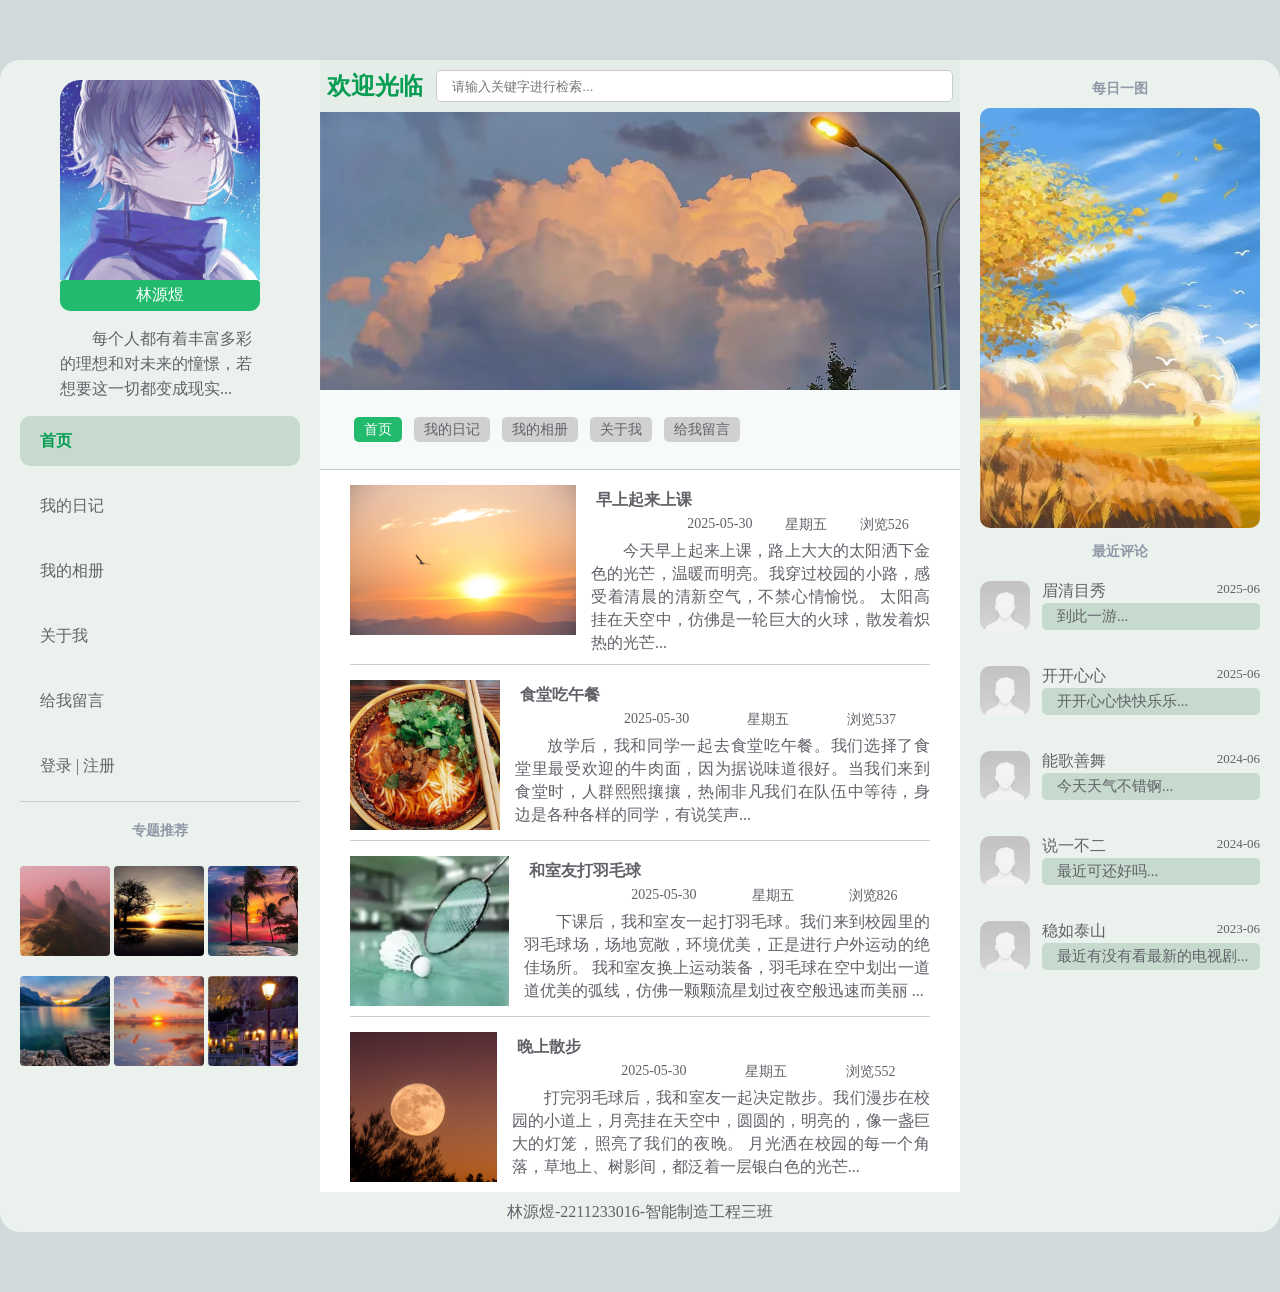
<file: index.html>
<!DOCTYPE html
    PUBLIC "-//W3C//DTD XHTML 1.0 Transitional//EN" "http://www.w3.org/TR/xhtml1/DTD/xhtml1-transitional.dtd">
    <html xmlns="http://www.w3.org/1999/xhtml">
    <head>
      <meta http-equiv="Content-Type" content="text/html; charset=utf-8" />
      <title>网站</title>
      <link href="css/css.css" rel="stylesheet" media="screen" type="text/css" />
      
    </head>
    <body>
  <div class="juzhongbox">
    <div class="left">
      <div class="tx">
        <img src="./images/1.jpg"     >
        <div class="y1"><span  >林源煜</span></div>
        <p  >每个人都有着丰富多彩的理想和对未来的憧憬，若想要这一切都变成现实...</p>
      </div>
      <ul class="dhl">
        <li class="li"><a href="index.html"  >首页</a></li>
        <li><a href="index2.html"  >我的日记</a></li>
        <li><a href="index3.html"  >我的相册</a></li>
        <li><a href="index4.html"  >关于我</a></li>
        <li><a href="index5.html"  >给我留言</a></li>
        <li><a href="#" >登录 |</a><a href="#" > 注册</a></li>
      </ul>
      <div class="zqfx">
        <h4  >专题推荐</h4>
        <img src="./images/4.jpg"     >
        <img src="./images/5.jpg"     >
        <img src="./images/6.jpg"     >
        <img src="./images/7.jpg"     >
        <img src="./images/8.jpg"     >
        <img src="./images/9.jpg"     >
      </div>
    </div>
    <div class="content">
      <div class="input">
        <h3  >欢迎光临</h3>
        <input placeholder="请输入关键字进行检索...">
      </div>
      <div class="banner">
        <img src="./images/2.jpg"     >
      </div>
      <div class="fdhl">
        <span class="span"  >首页</span>
        <span  >我的日记</span>
        <span  >我的相册</span>
        <span  >关于我</span>
        <span  >给我留言</span>
      </div>
      <div class="gushi">
        <a href="./index2.html" >
          <img src="./images/25.jpg"     >
          <div class="dbox">
            <h4 >早上起来上课</h4>
            <div class="d">
              <span >2025-05-30</span>
              <span >星期五</span>
              <span >浏览526</span>
            </div>
            <div>
              <p >今天早上起来上课，路上大大的太阳洒下金色的光芒，温暖而明亮。我穿过校园的小路，感受着清晨的清新空气，不禁心情愉悦。

                太阳高挂在天空中，仿佛是一轮巨大的火球，散发着炽热的光芒...</p>
            </div>
          </div>
        </a>
      </div>
      <div class="gushi">
        <a href="./iochild1.html" dir="./iochild1.html">
          <img src="./images/26.jpg"     >
          <div class="dbox">

            <h4 >食堂吃午餐</h4>
            <div class="d">
              <span >2025-05-30</span>
              <span >星期五</span>
              <span >浏览537</span>
            </div>
            <div>
              <p >
                放学后，我和同学一起去食堂吃午餐。我们选择了食堂里最受欢迎的牛肉面，因为据说味道很好。当我们来到食堂时，人群熙熙攘攘，热闹非凡我们在队伍中等待，身边是各种各样的同学，有说笑声...
              </p>
            </div>
          </div>
        </a>
      </div>
      <div class="gushi">
        <a href="./iochild2.html" dir="./iochild2.html">
          <img src="./images/27.jpg"     >
          <div class="dbox">
            <h4 >和室友打羽毛球 </h4>
            <div class="d">
              <span >2025-05-30</span>
              <span >星期五</span>
              <span >浏览826</span>
            </div>
            <div>
              <p >下课后，我和室友一起打羽毛球。我们来到校园里的羽毛球场，场地宽敞，环境优美，正是进行户外运动的绝佳场所。

                我和室友换上运动装备，羽毛球在空中划出一道道优美的弧线，仿佛一颗颗流星划过夜空般迅速而美丽
                ...</p>
            </div>
          </div>
        </a>
      </div>
      <div class="gushi s">
        <a href="./iochild3.html" dir="./iochild3.html">
          <img src="./images/28.jpg"     >
          <div class="dbox">
            <h4 >晚上散步</h4>
            <div class="d">
              <span >2025-05-30</span>
              <span >星期五</span>
              <span >浏览552</span>
            </div>
            <div>
              <p >
                打完羽毛球后，我和室友一起决定散步。我们漫步在校园的小道上，月亮挂在天空中，圆圆的，明亮的，像一盏巨大的灯笼，照亮了我们的夜晚。

                月光洒在校园的每一个角落，草地上、树影间，都泛着一层银白色的光芒...
              </p>
            </div>
          </div>
        </a>
      </div>
      <div class="dibu">
        <p  >林源煜-2211233016-智能制造工程三班</p>
      </div>

    </div>
    <div class="right">
      <h4  >每日一图</h4>
      <img src="./images/10.jpg"     >
      <h4  >最近评论</h4>
      <div class="pjpl">
        <img src="./images/11.jpg"     >
        <div class="ww">
          <div class="h">
            <p  >眉清目秀</p>
            <span  >2025-06</span>
          </div>
          <span class="span"  >到此一游...</span>
        </div>
      </div>
      <div class="pjpl">
        <img src="./images/11.jpg"     >
        <div class="ww">
          <div class="h">
            <p  >开开心心</p>
            <span  >2025-06</span>
          </div>
          <span class="span"  >开开心心快快乐乐...</span>
        </div>
      </div>
      <div class="pjpl">
        <img src="./images/11.jpg"     >
        <div class="ww">
          <div class="h">
            <p  >能歌善舞</p>
            <span  >2024-06</span>
          </div>
          <span class="span"  >今天天气不错锕...</span>
        </div>
      </div>
      <div class="pjpl">
        <img src="./images/11.jpg"     >
        <div class="ww">
          <div class="h">
            <p  >说一不二</p>
            <span  >2024-06</span>
          </div>
          <span class="span"  >最近可还好吗...</span>
        </div>
      </div>
      <div class="pjpl">
        <img src="./images/11.jpg"     >
        <div class="ww">
          <div class="h">
            <p  >稳如泰山</p>
            <span  >2023-06</span>
          </div>
          <span class="span"  >最近有没有看最新的电视剧...</span>
        </div>
      </div>
    </div>
  </div>




  </body>
    </html>
</file>
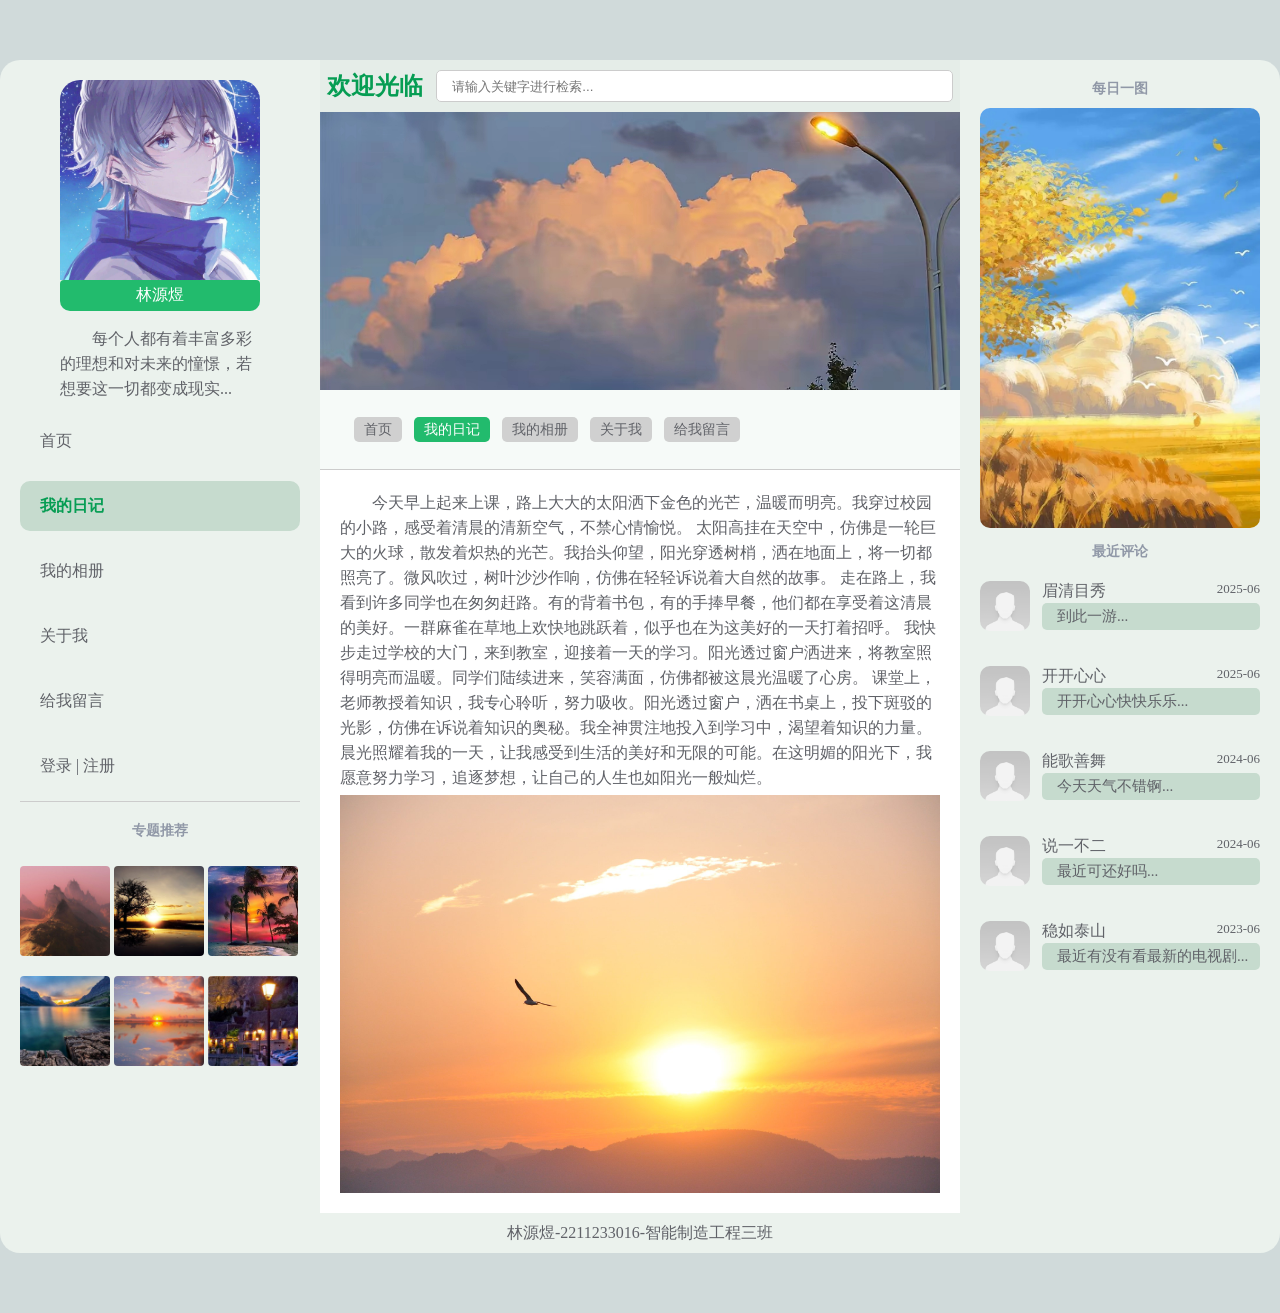
<file: index2.html>
<!DOCTYPE html
    PUBLIC "-//W3C//DTD XHTML 1.0 Transitional//EN" "http://www.w3.org/TR/xhtml1/DTD/xhtml1-transitional.dtd">
    <html xmlns="http://www.w3.org/1999/xhtml">
    <head>
      <meta http-equiv="Content-Type" content="text/html; charset=utf-8" />
      <title>网站</title>
      <link href="css/css.css" rel="stylesheet" media="screen" type="text/css" />
      
    </head>
    <body>
  <div class="juzhongbox">
    <div class="left">
      <div class="tx">
        <img src="./images/1.jpg"     >
        <div class="y1"><span  >林源煜</span></div>
        <p  >每个人都有着丰富多彩的理想和对未来的憧憬，若想要这一切都变成现实...</p>
      </div>
      <ul class="dhl">
        <li><a href="index.html"  >首页</a></li>
        <li class="li"><a href="index2.html"  >我的日记</a></li>
        <li><a href="index3.html"  >我的相册</a></li>
        <li><a href="index4.html"  >关于我</a></li>
        <li><a href="index5.html"  >给我留言</a></li>
        <li><a href="#" >登录 |</a><a href="#" > 注册</a></li>
      </ul>
      <div class="zqfx">
        <h4  >专题推荐</h4>
        <img src="./images/4.jpg"     >
        <img src="./images/5.jpg"     >
        <img src="./images/6.jpg"     >
        <img src="./images/7.jpg"     >
        <img src="./images/8.jpg"     >
        <img src="./images/9.jpg"     >
      </div>
    </div>
    <div class="content">
      <div class="input">
        <h3  >欢迎光临</h3>
        <input placeholder="请输入关键字进行检索...">
      </div>
      <div class="banner">
        <img src="./images/2.jpg"     >
      </div>
      <div class="fdhl">
        <span  >首页</span>
        <span class="span"  >我的日记</span>
        <span  >我的相册</span>
        <span  >关于我</span>
        <span  >给我留言</span>
      </div>

      <div class="guanyuwo">
        <p >今天早上起来上课，路上大大的太阳洒下金色的光芒，温暖而明亮。我穿过校园的小路，感受着清晨的清新空气，不禁心情愉悦。

          太阳高挂在天空中，仿佛是一轮巨大的火球，散发着炽热的光芒。我抬头仰望，阳光穿透树梢，洒在地面上，将一切都照亮了。微风吹过，树叶沙沙作响，仿佛在轻轻诉说着大自然的故事。

          走在路上，我看到许多同学也在匆匆赶路。有的背着书包，有的手捧早餐，他们都在享受着这清晨的美好。一群麻雀在草地上欢快地跳跃着，似乎也在为这美好的一天打着招呼。

          我快步走过学校的大门，来到教室，迎接着一天的学习。阳光透过窗户洒进来，将教室照得明亮而温暖。同学们陆续进来，笑容满面，仿佛都被这晨光温暖了心房。

          课堂上，老师教授着知识，我专心聆听，努力吸收。阳光透过窗户，洒在书桌上，投下斑驳的光影，仿佛在诉说着知识的奥秘。我全神贯注地投入到学习中，渴望着知识的力量。

          晨光照耀着我的一天，让我感受到生活的美好和无限的可能。在这明媚的阳光下，我愿意努力学习，追逐梦想，让自己的人生也如阳光一般灿烂。</p>
        <img src="./images/25.jpg"     >
      </div>
      <div class="dibu">
        <p  >林源煜-2211233016-智能制造工程三班</p>
      </div>

    </div>
    <div class="right">
      <h4  >每日一图</h4>
      <img src="./images/10.jpg"     >
      <h4  >最近评论</h4>
      <div class="pjpl">
        <img src="./images/11.jpg"     >
        <div class="ww">
          <div class="h">
            <p  >眉清目秀</p>
            <span  >2025-06</span>
          </div>
          <span class="span"  >到此一游...</span>
        </div>
      </div>
      <div class="pjpl">
        <img src="./images/11.jpg"     >
        <div class="ww">
          <div class="h">
            <p  >开开心心</p>
            <span  >2025-06</span>
          </div>
          <span class="span"  >开开心心快快乐乐...</span>
        </div>
      </div>
      <div class="pjpl">
        <img src="./images/11.jpg"     >
        <div class="ww">
          <div class="h">
            <p  >能歌善舞</p>
            <span  >2024-06</span>
          </div>
          <span class="span"  >今天天气不错锕...</span>
        </div>
      </div>
      <div class="pjpl">
        <img src="./images/11.jpg"     >
        <div class="ww">
          <div class="h">
            <p  >说一不二</p>
            <span  >2024-06</span>
          </div>
          <span class="span"  >最近可还好吗...</span>
        </div>
      </div>
      <div class="pjpl">
        <img src="./images/11.jpg"     >
        <div class="ww">
          <div class="h">
            <p  >稳如泰山</p>
            <span  >2023-06</span>
          </div>
          <span class="span"  >最近有没有看最新的电视剧...</span>
        </div>
      </div>
    </div>
  </div>




  </body>
    </html>
</file>
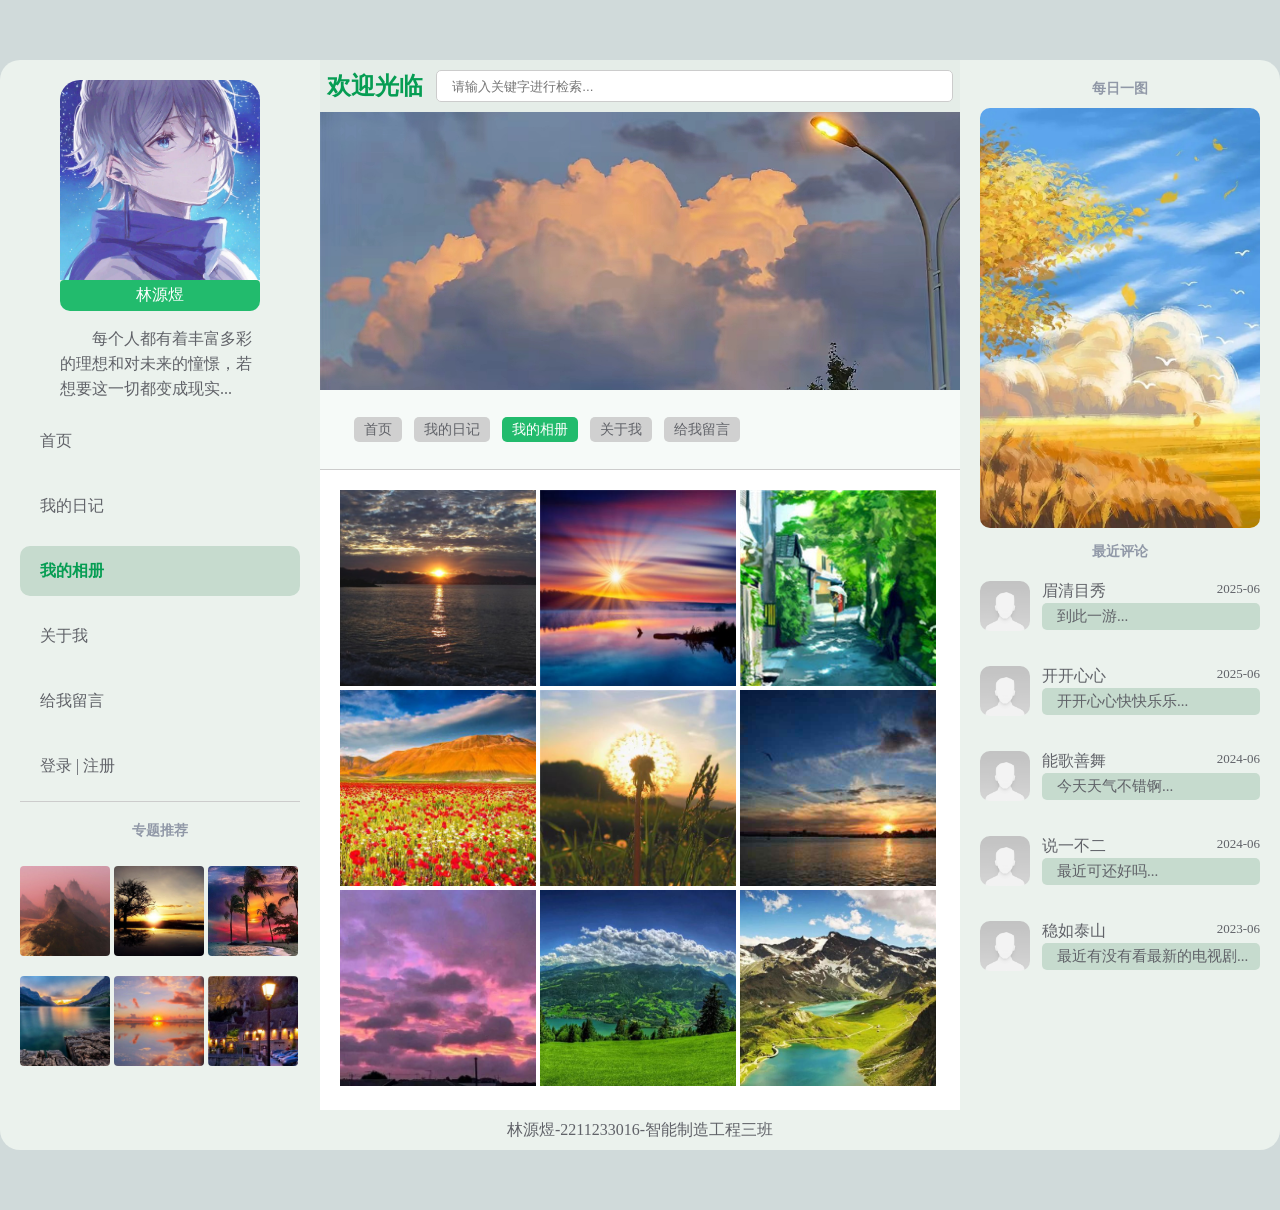
<file: index3.html>
<!DOCTYPE html
    PUBLIC "-//W3C//DTD XHTML 1.0 Transitional//EN" "http://www.w3.org/TR/xhtml1/DTD/xhtml1-transitional.dtd">
    <html xmlns="http://www.w3.org/1999/xhtml">
    <head>
      <meta http-equiv="Content-Type" content="text/html; charset=utf-8" />
      <title>网站</title>
      <link href="css/css.css" rel="stylesheet" media="screen" type="text/css" />
      
    </head>
    <body>
  <div class="juzhongbox">
    <div class="left">
      <div class="tx">
        <img src="./images/1.jpg"     >
        <div class="y1"><span  >林源煜</span></div>
        <p  >每个人都有着丰富多彩的理想和对未来的憧憬，若想要这一切都变成现实...</p>
      </div>
      <ul class="dhl">
        <li><a href="index.html"  >首页</a></li>
        <li><a href="index2.html"  >我的日记</a></li>
        <li class="li"><a href="index3.html"  >我的相册</a></li>
        <li><a href="index4.html"  >关于我</a></li>
        <li><a href="index5.html"  >给我留言</a></li>
        <li><a href="#" >登录 |</a><a href="#" > 注册</a></li>
      </ul>
      <div class="zqfx">
        <h4  >专题推荐</h4>
        <img src="./images/4.jpg"     >
        <img src="./images/5.jpg"     >
        <img src="./images/6.jpg"     >
        <img src="./images/7.jpg"     >
        <img src="./images/8.jpg"     >
        <img src="./images/9.jpg"     >
      </div>
    </div>
    <div class="content">
      <div class="input">
        <h3  >欢迎光临</h3>
        <input placeholder="请输入关键字进行检索...">
      </div>
      <div class="banner">
        <img src="./images/2.jpg"     >
      </div>
      <div class="fdhl">
        <span  >首页</span>
        <span  >我的日记</span>
        <span class="span"  >我的相册</span>
        <span  >关于我</span>
        <span  >给我留言</span>
      </div>

      <div class="xc">
        <img src="./images/12.jpg"     >
        <img src="./images/13.jpg"     >
        <img src="./images/14.jpg"     >
        <img src="./images/15.jpg"     >
        <img src="./images/16.jpg"     >
        <img src="./images/17.jpg"     >
        <img src="./images/18.jpg"     >
        <img src="./images/19.jpg"     >
        <img src="./images/20.jpg"     >
      </div>

      <div class="dibu">
        <p  >林源煜-2211233016-智能制造工程三班</p>
      </div>

    </div>
    <div class="right">
      <h4  >每日一图</h4>
      <img src="./images/10.jpg"     >
      <h4  >最近评论</h4>
      <div class="pjpl">
        <img src="./images/11.jpg"     >
        <div class="ww">
          <div class="h">
            <p  >眉清目秀</p>
            <span  >2025-06</span>
          </div>
          <span class="span"  >到此一游...</span>
        </div>
      </div>
      <div class="pjpl">
        <img src="./images/11.jpg"     >
        <div class="ww">
          <div class="h">
            <p  >开开心心</p>
            <span  >2025-06</span>
          </div>
          <span class="span"  >开开心心快快乐乐...</span>
        </div>
      </div>
      <div class="pjpl">
        <img src="./images/11.jpg"     >
        <div class="ww">
          <div class="h">
            <p  >能歌善舞</p>
            <span  >2024-06</span>
          </div>
          <span class="span"  >今天天气不错锕...</span>
        </div>
      </div>
      <div class="pjpl">
        <img src="./images/11.jpg"     >
        <div class="ww">
          <div class="h">
            <p  >说一不二</p>
            <span  >2024-06</span>
          </div>
          <span class="span"  >最近可还好吗...</span>
        </div>
      </div>
      <div class="pjpl">
        <img src="./images/11.jpg"     >
        <div class="ww">
          <div class="h">
            <p  >稳如泰山</p>
            <span  >2023-06</span>
          </div>
          <span class="span"  >最近有没有看最新的电视剧...</span>
        </div>
      </div>
    </div>
  </div>




  </body>
    </html>
</file>
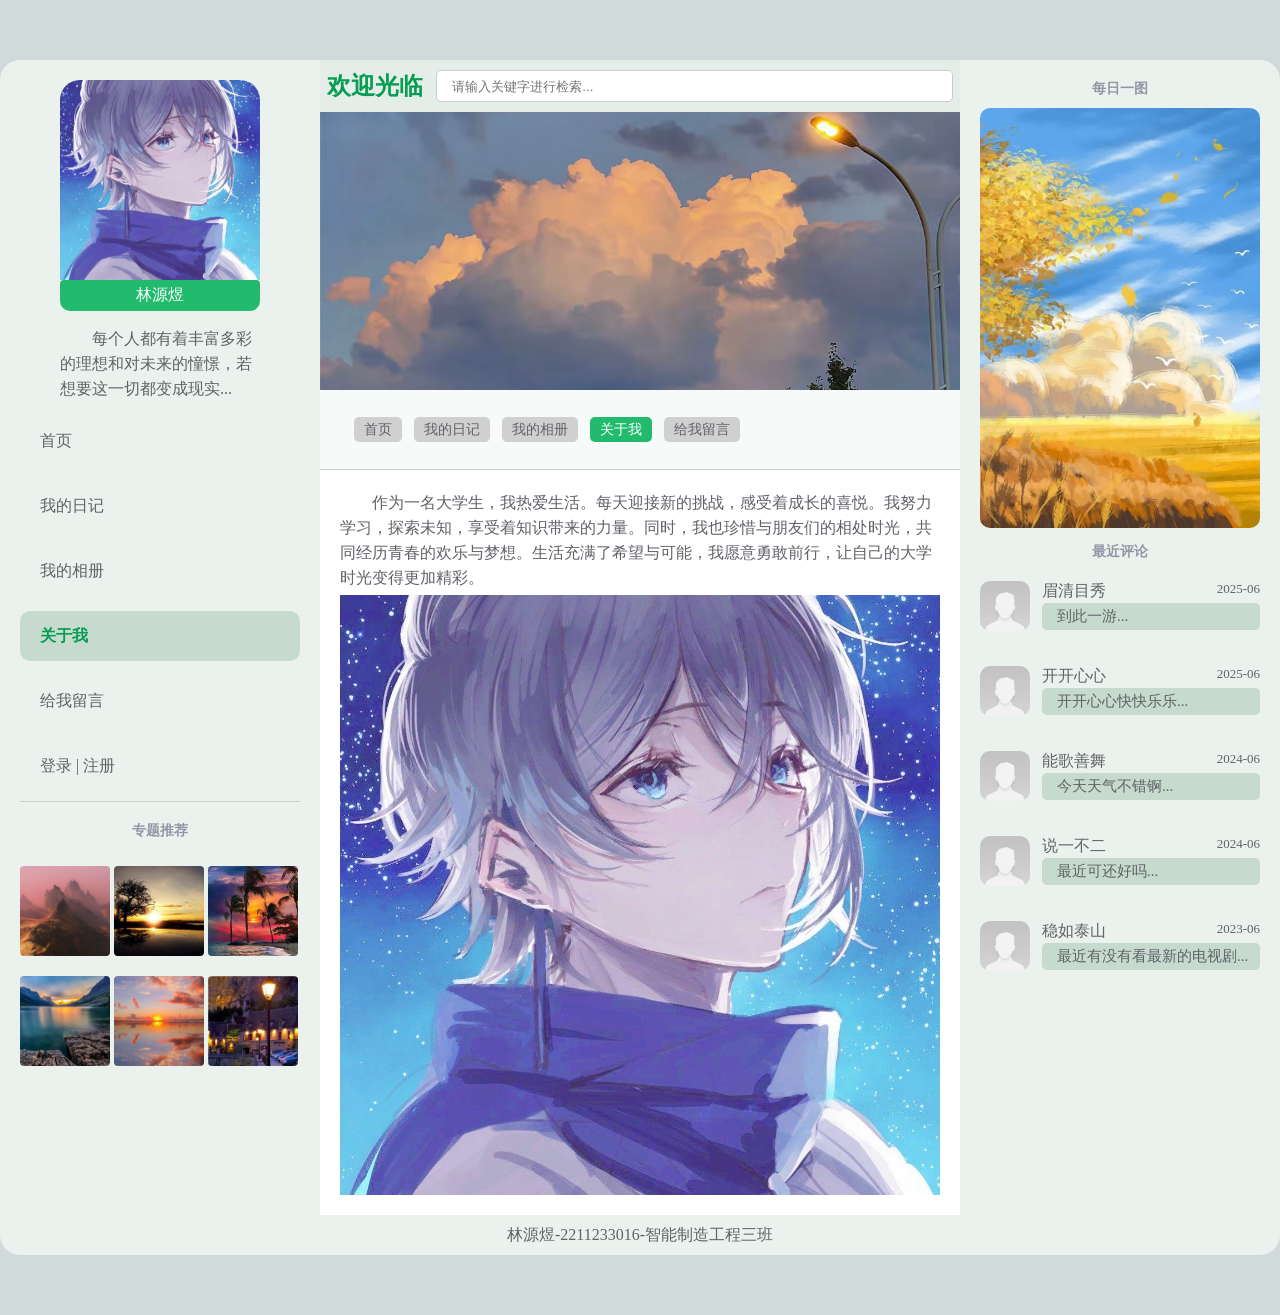
<file: index4.html>
<!DOCTYPE html
    PUBLIC "-//W3C//DTD XHTML 1.0 Transitional//EN" "http://www.w3.org/TR/xhtml1/DTD/xhtml1-transitional.dtd">
    <html xmlns="http://www.w3.org/1999/xhtml">
    <head>
      <meta http-equiv="Content-Type" content="text/html; charset=utf-8" />
      <title>网站</title>
      <link href="css/css.css" rel="stylesheet" media="screen" type="text/css" />
      
    </head>
    <body>
  <div class="juzhongbox">
    <div class="left">
      <div class="tx">
        <img src="./images/1.jpg"     >
        <div class="y1"><span  >林源煜</span></div>
        <p  >每个人都有着丰富多彩的理想和对未来的憧憬，若想要这一切都变成现实...</p>
      </div>
      <ul class="dhl">
        <li><a href="index.html"  >首页</a></li>
        <li><a href="index2.html"  >我的日记</a></li>
        <li><a href="index3.html"  >我的相册</a></li>
        <li class="li"><a href="index4.html"  >关于我</a></li>
        <li><a href="index5.html"  >给我留言</a></li>
        <li><a href="#" >登录 |</a><a href="#" > 注册</a></li>
      </ul>
      <div class="zqfx">
        <h4  >专题推荐</h4>
        <img src="./images/4.jpg"     >
        <img src="./images/5.jpg"     >
        <img src="./images/6.jpg"     >
        <img src="./images/7.jpg"     >
        <img src="./images/8.jpg"     >
        <img src="./images/9.jpg"     >
      </div>
    </div>
    <div class="content">
      <div class="input">
        <h3  >欢迎光临</h3>
        <input placeholder="请输入关键字进行检索...">
      </div>
      <div class="banner">
        <img src="./images/2.jpg"     >
      </div>
      <div class="fdhl">
        <span  >首页</span>
        <span  >我的日记</span>
        <span  >我的相册</span>
        <span class="span"  >关于我</span>
        <span  >给我留言</span>
      </div>
      <div class="guanyuwo">
        <p >
          作为一名大学生，我热爱生活。每天迎接新的挑战，感受着成长的喜悦。我努力学习，探索未知，享受着知识带来的力量。同时，我也珍惜与朋友们的相处时光，共同经历青春的欢乐与梦想。生活充满了希望与可能，我愿意勇敢前行，让自己的大学时光变得更加精彩。
        </p>
        <img src="./images/1.jpg"     >
      </div>
      <div class="dibu">
        <p  >林源煜-2211233016-智能制造工程三班</p>
      </div>

    </div>
    <div class="right">
      <h4  >每日一图</h4>
      <img src="./images/10.jpg"     >
      <h4  >最近评论</h4>
      <div class="pjpl">
        <img src="./images/11.jpg"     >
        <div class="ww">
          <div class="h">
            <p  >眉清目秀</p>
            <span  >2025-06</span>
          </div>
          <span class="span"  >到此一游...</span>
        </div>
      </div>
      <div class="pjpl">
        <img src="./images/11.jpg"     >
        <div class="ww">
          <div class="h">
            <p  >开开心心</p>
            <span  >2025-06</span>
          </div>
          <span class="span"  >开开心心快快乐乐...</span>
        </div>
      </div>
      <div class="pjpl">
        <img src="./images/11.jpg"     >
        <div class="ww">
          <div class="h">
            <p  >能歌善舞</p>
            <span  >2024-06</span>
          </div>
          <span class="span"  >今天天气不错锕...</span>
        </div>
      </div>
      <div class="pjpl">
        <img src="./images/11.jpg"     >
        <div class="ww">
          <div class="h">
            <p  >说一不二</p>
            <span  >2024-06</span>
          </div>
          <span class="span"  >最近可还好吗...</span>
        </div>
      </div>
      <div class="pjpl">
        <img src="./images/11.jpg"     >
        <div class="ww">
          <div class="h">
            <p  >稳如泰山</p>
            <span  >2023-06</span>
          </div>
          <span class="span"  >最近有没有看最新的电视剧...</span>
        </div>
      </div>
    </div>
  </div>




  </body>
    </html>
</file>
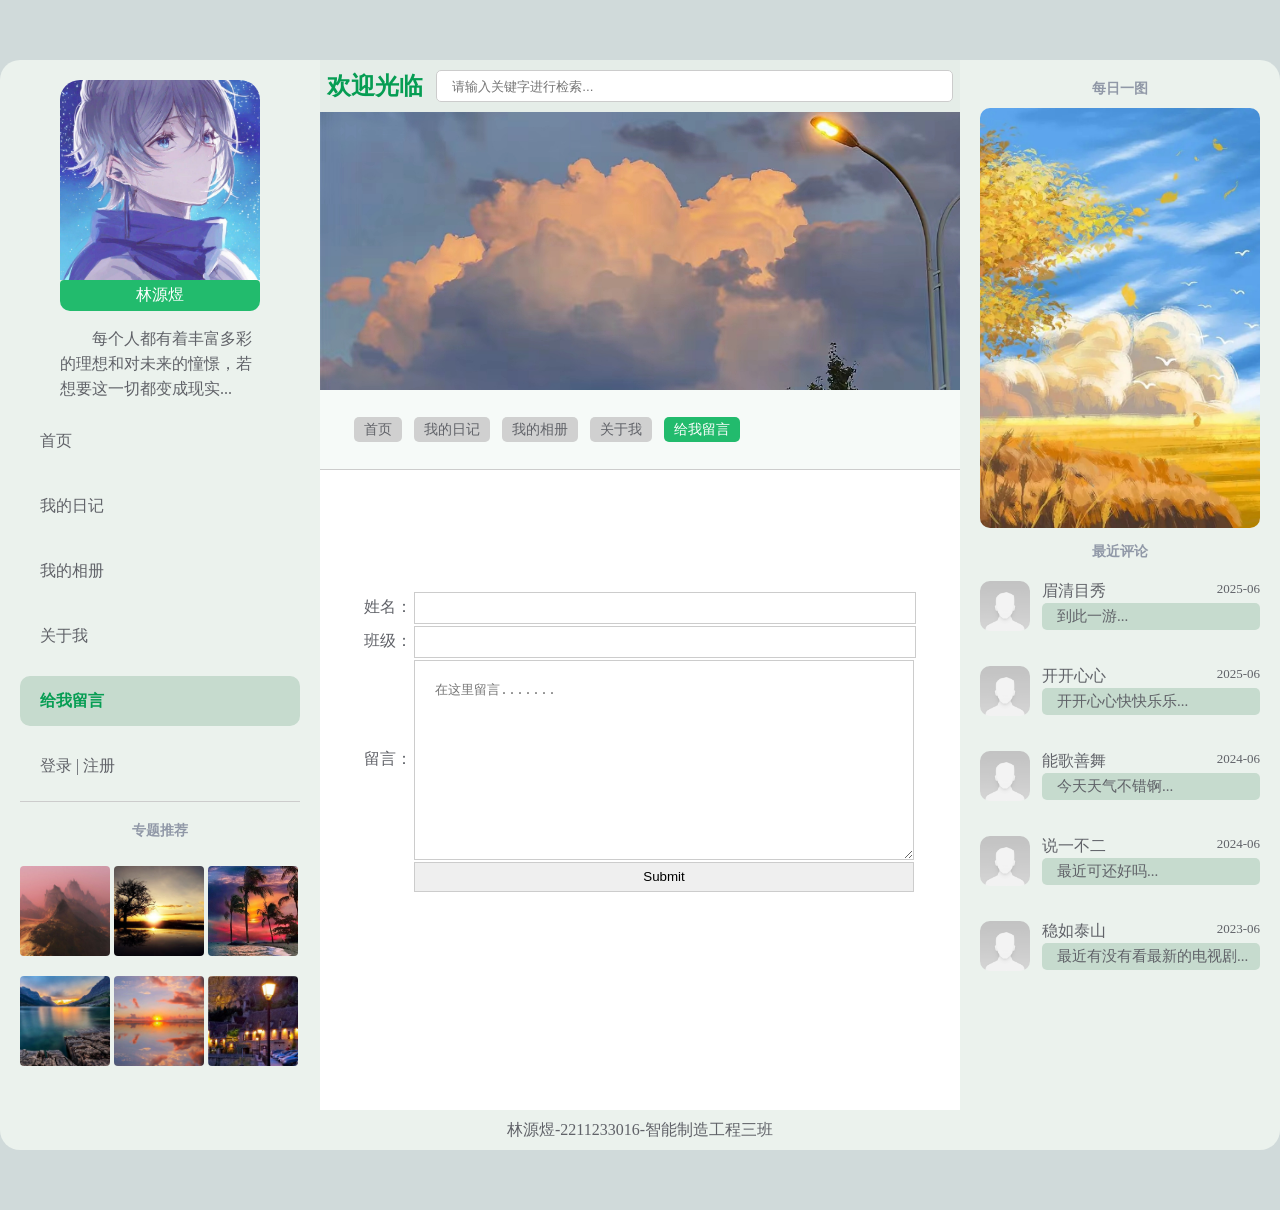
<file: index5.html>
<!DOCTYPE html
    PUBLIC "-//W3C//DTD XHTML 1.0 Transitional//EN" "http://www.w3.org/TR/xhtml1/DTD/xhtml1-transitional.dtd">
    <html xmlns="http://www.w3.org/1999/xhtml">
    <head>
      <meta http-equiv="Content-Type" content="text/html; charset=utf-8" />
      <title>网站</title>
      <link href="css/css.css" rel="stylesheet" media="screen" type="text/css" />
      
    </head>
    <body>
  <div class="juzhongbox">
    <div class="left">
      <div class="tx">
        <img src="./images/1.jpg"     >
        <div class="y1"><span  >林源煜</span></div>
        <p  >每个人都有着丰富多彩的理想和对未来的憧憬，若想要这一切都变成现实...</p>
      </div>
      <ul class="dhl">
        <li><a href="index.html"  >首页</a></li>
        <li><a href="index2.html"  >我的日记</a></li>
        <li><a href="index3.html"  >我的相册</a></li>
        <li><a href="index4.html"  >关于我</a></li>
        <li class="li"><a href="index5.html"  >给我留言</a></li>
        <li><a href="#" >登录 |</a><a href="#" > 注册</a></li>
      </ul>
      <div class="zqfx">
        <h4  >专题推荐</h4>
        <img src="./images/4.jpg"     >
        <img src="./images/5.jpg"     >
        <img src="./images/6.jpg"     >
        <img src="./images/7.jpg"     >
        <img src="./images/8.jpg"     >
        <img src="./images/9.jpg"     >
      </div>
    </div>
    <div class="content">
      <div class="input">
        <h3  >欢迎光临</h3>
        <input placeholder="请输入关键字进行检索...">
      </div>
      <div class="banner">
        <img src="./images/2.jpg"     >
      </div>
      <div class="fdhl">
        <span  >首页</span>
        <span  >我的日记</span>
        <span  >我的相册</span>
        <span  >关于我</span>
        <span class="span"  >给我留言</span>
      </div>
      <div class="lxwm">
        <table>
          <tbody><tr>
            <td >
              姓名：
            </td>
            <td >
              <input type="text">
            </td>
          </tr>
          <tr>
            <td >
              班级：
            </td>
            <td >
              <input type="text">
            </td>
          </tr>
          <tr>
            <td >
              留言：
            </td>
            <td >
              <textarea placeholder="在这里留言......."></textarea>
            </td>
          </tr>
          <tr>
            <td >

            </td>
            <td >
              <input type="submit">
            </td>
          </tr>
        </tbody></table>
      </div>
      <div class="dibu">
        <p  >林源煜-2211233016-智能制造工程三班</p>
      </div>

    </div>
    <div class="right">
      <h4  >每日一图</h4>
      <img src="./images/10.jpg"     >
      <h4  >最近评论</h4>
      <div class="pjpl">
        <img src="./images/11.jpg"     >
        <div class="ww">
          <div class="h">
            <p  >眉清目秀</p>
            <span  >2025-06</span>
          </div>
          <span class="span"  >到此一游...</span>
        </div>
      </div>
      <div class="pjpl">
        <img src="./images/11.jpg"     >
        <div class="ww">
          <div class="h">
            <p  >开开心心</p>
            <span  >2025-06</span>
          </div>
          <span class="span"  >开开心心快快乐乐...</span>
        </div>
      </div>
      <div class="pjpl">
        <img src="./images/11.jpg"     >
        <div class="ww">
          <div class="h">
            <p  >能歌善舞</p>
            <span  >2024-06</span>
          </div>
          <span class="span"  >今天天气不错锕...</span>
        </div>
      </div>
      <div class="pjpl">
        <img src="./images/11.jpg"     >
        <div class="ww">
          <div class="h">
            <p  >说一不二</p>
            <span  >2024-06</span>
          </div>
          <span class="span"  >最近可还好吗...</span>
        </div>
      </div>
      <div class="pjpl">
        <img src="./images/11.jpg"     >
        <div class="ww">
          <div class="h">
            <p  >稳如泰山</p>
            <span  >2023-06</span>
          </div>
          <span class="span"  >最近有没有看最新的电视剧...</span>
        </div>
      </div>
    </div>
  </div>




  </body>
    </html>
</file>
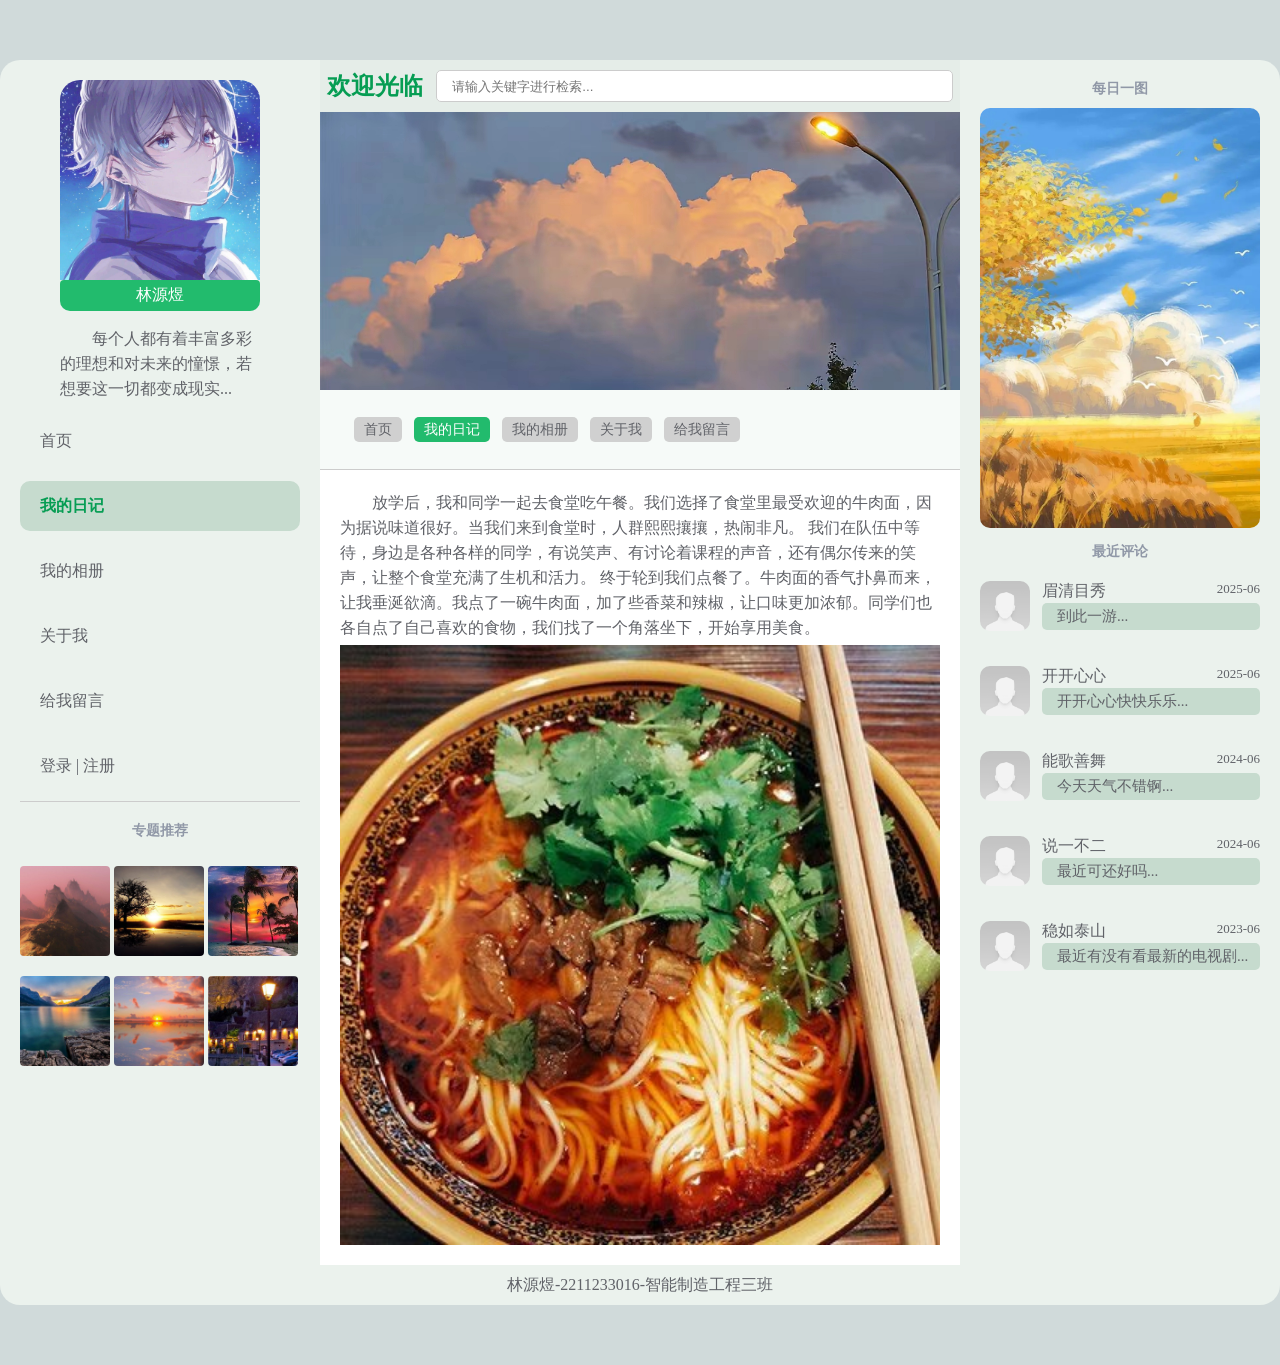
<file: iochild1.html>
<!DOCTYPE html
    PUBLIC "-//W3C//DTD XHTML 1.0 Transitional//EN" "http://www.w3.org/TR/xhtml1/DTD/xhtml1-transitional.dtd">
    <html xmlns="http://www.w3.org/1999/xhtml">
    <head>
      <meta http-equiv="Content-Type" content="text/html; charset=utf-8" />
      <title>网站</title>
      <link href="css/css.css" rel="stylesheet" media="screen" type="text/css" />
      
    </head>
    <body>
  <!--子页面-->
  <div class="juzhongbox">
    <div class="left">
      <div class="tx">
        <img src="./images/1.jpg"     >
        <div class="y1"><span  >林源煜</span></div>
        <p  >每个人都有着丰富多彩的理想和对未来的憧憬，若想要这一切都变成现实...</p>
      </div>
      <ul class="dhl">
        <li><a href="index.html"  >首页</a></li>
        <li class="li"><a href="index2.html"  >我的日记</a></li>
        <li><a href="index3.html"  >我的相册</a></li>
        <li><a href="index4.html"  >关于我</a></li>
        <li><a href="index5.html"  >给我留言</a></li>
        <li><a href="#" >登录 |</a><a href="#" > 注册</a></li>
      </ul>
      <div class="zqfx">
        <h4  >专题推荐</h4>
        <img src="./images/4.jpg"     >
        <img src="./images/5.jpg"     >
        <img src="./images/6.jpg"     >
        <img src="./images/7.jpg"     >
        <img src="./images/8.jpg"     >
        <img src="./images/9.jpg"     >
      </div>
    </div>
    <div class="content">
      <div class="input">
        <h3  >欢迎光临</h3>
        <input placeholder="请输入关键字进行检索...">
      </div>
      <div class="banner">
        <img src="./images/2.jpg"     >
      </div>
      <div class="fdhl">
        <span  >首页</span>
        <span class="span"  >我的日记</span>
        <span  >我的相册</span>
        <span  >关于我</span>
        <span  >给我留言</span>
      </div>
      <div class="guanyuwo">
        <p >

          放学后，我和同学一起去食堂吃午餐。我们选择了食堂里最受欢迎的牛肉面，因为据说味道很好。当我们来到食堂时，人群熙熙攘攘，热闹非凡。

          我们在队伍中等待，身边是各种各样的同学，有说笑声、有讨论着课程的声音，还有偶尔传来的笑声，让整个食堂充满了生机和活力。

          终于轮到我们点餐了。牛肉面的香气扑鼻而来，让我垂涎欲滴。我点了一碗牛肉面，加了些香菜和辣椒，让口味更加浓郁。同学们也各自点了自己喜欢的食物，我们找了一个角落坐下，开始享用美食。

        </p>
        <img src="./images/26.jpg"     >
      </div>
      <div class="dibu">
        <p  >林源煜-2211233016-智能制造工程三班</p>
      </div>

    </div>
    <div class="right">
      <h4  >每日一图</h4>
      <img src="./images/10.jpg"     >
      <h4  >最近评论</h4>
      <div class="pjpl">
        <img src="./images/11.jpg"     >
        <div class="ww">
          <div class="h">
            <p  >眉清目秀</p>
            <span  >2025-06</span>
          </div>
          <span class="span"  >到此一游...</span>
        </div>
      </div>
      <div class="pjpl">
        <img src="./images/11.jpg"     >
        <div class="ww">
          <div class="h">
            <p  >开开心心</p>
            <span  >2025-06</span>
          </div>
          <span class="span"  >开开心心快快乐乐...</span>
        </div>
      </div>
      <div class="pjpl">
        <img src="./images/11.jpg"     >
        <div class="ww">
          <div class="h">
            <p  >能歌善舞</p>
            <span  >2024-06</span>
          </div>
          <span class="span"  >今天天气不错锕...</span>
        </div>
      </div>
      <div class="pjpl">
        <img src="./images/11.jpg"     >
        <div class="ww">
          <div class="h">
            <p  >说一不二</p>
            <span  >2024-06</span>
          </div>
          <span class="span"  >最近可还好吗...</span>
        </div>
      </div>
      <div class="pjpl">
        <img src="./images/11.jpg"     >
        <div class="ww">
          <div class="h">
            <p  >稳如泰山</p>
            <span  >2023-06</span>
          </div>
          <span class="span"  >最近有没有看最新的电视剧...</span>
        </div>
      </div>
    </div>
  </div>




  </body>
    </html>
</file>
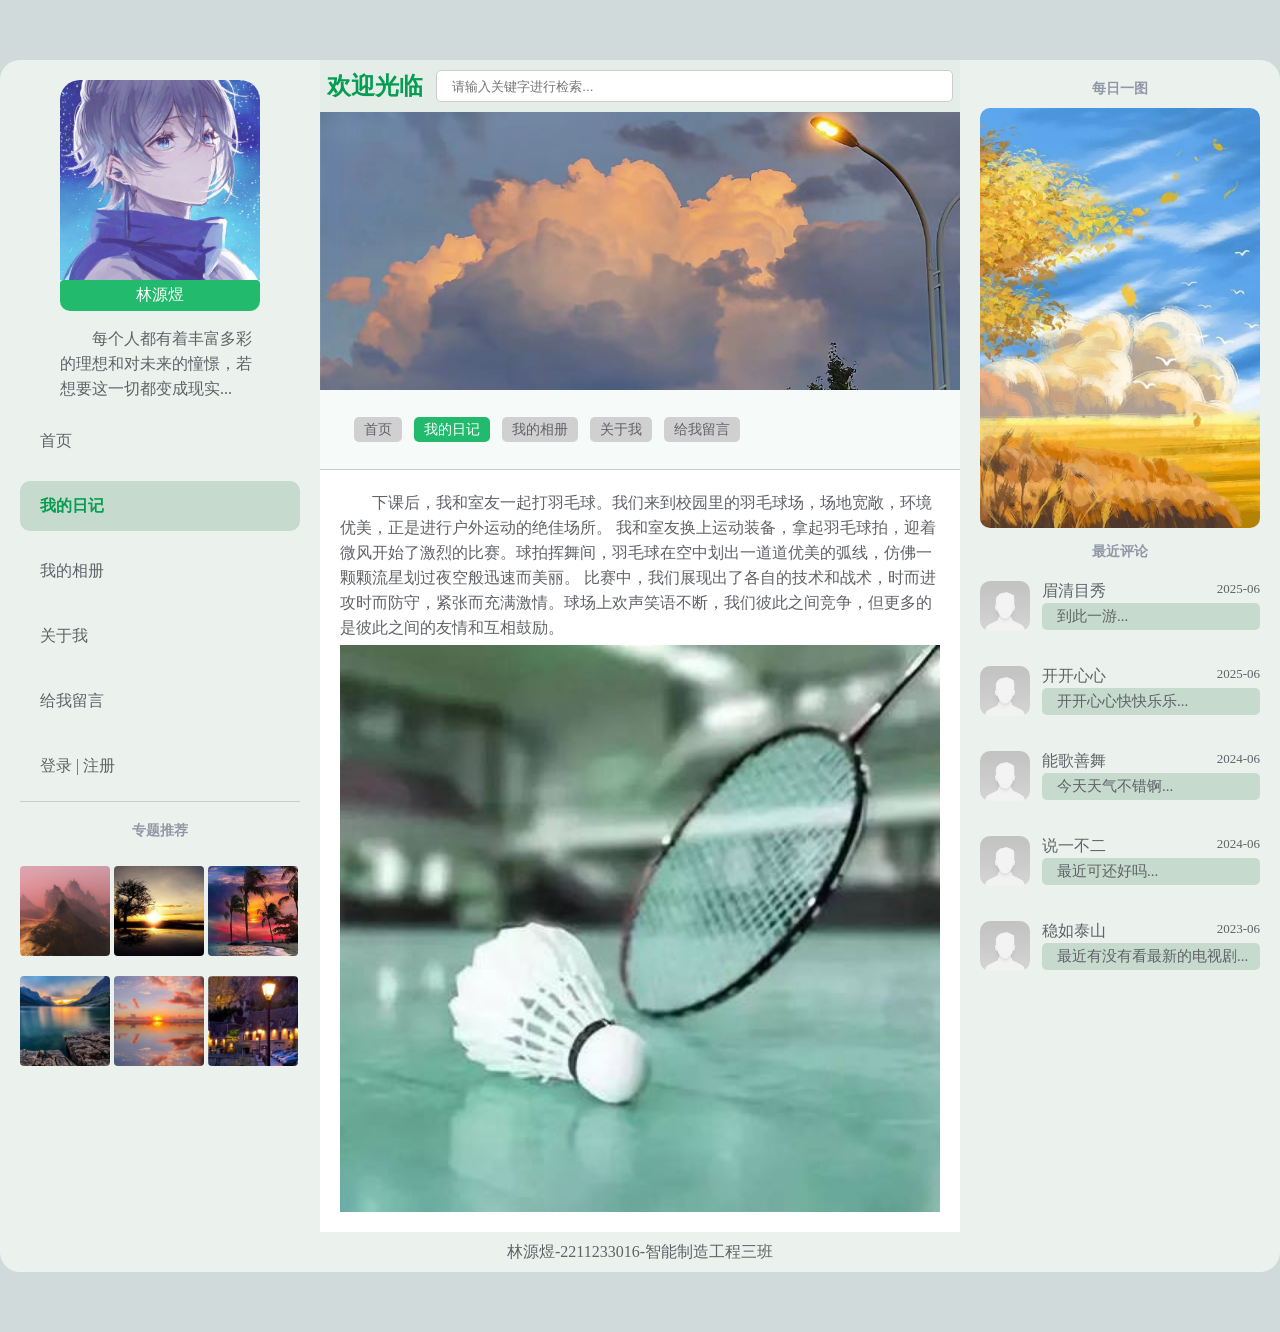
<file: iochild2.html>
<!DOCTYPE html
    PUBLIC "-//W3C//DTD XHTML 1.0 Transitional//EN" "http://www.w3.org/TR/xhtml1/DTD/xhtml1-transitional.dtd">
    <html xmlns="http://www.w3.org/1999/xhtml">
    <head>
      <meta http-equiv="Content-Type" content="text/html; charset=utf-8" />
      <title>网站</title>
      <link href="css/css.css" rel="stylesheet" media="screen" type="text/css" />
      
    </head>
    <body>
  <!--子页面-->
  <div class="juzhongbox">
    <div class="left">
      <div class="tx">
        <img src="./images/1.jpg"     >
        <div class="y1"><span  >林源煜</span></div>
        <p  >每个人都有着丰富多彩的理想和对未来的憧憬，若想要这一切都变成现实...</p>
      </div>
      <ul class="dhl">
        <li><a href="index.html"  >首页</a></li>
        <li class="li"><a href="index2.html"  >我的日记</a></li>
        <li><a href="index3.html"  >我的相册</a></li>
        <li><a href="index4.html"  >关于我</a></li>
        <li><a href="index5.html"  >给我留言</a></li>
        <li><a href="#" >登录 |</a><a href="#" > 注册</a></li>
      </ul>
      <div class="zqfx">
        <h4  >专题推荐</h4>
        <img src="./images/4.jpg"     >
        <img src="./images/5.jpg"     >
        <img src="./images/6.jpg"     >
        <img src="./images/7.jpg"     >
        <img src="./images/8.jpg"     >
        <img src="./images/9.jpg"     >
      </div>
    </div>
    <div class="content">
      <div class="input">
        <h3  >欢迎光临</h3>
        <input placeholder="请输入关键字进行检索...">
      </div>
      <div class="banner">
        <img src="./images/2.jpg"     >
      </div>
      <div class="fdhl">
        <span  >首页</span>
        <span class="span"  >我的日记</span>
        <span  >我的相册</span>
        <span  >关于我</span>
        <span  >给我留言</span>
      </div>

      <div class="guanyuwo">
        <p >
          下课后，我和室友一起打羽毛球。我们来到校园里的羽毛球场，场地宽敞，环境优美，正是进行户外运动的绝佳场所。

          我和室友换上运动装备，拿起羽毛球拍，迎着微风开始了激烈的比赛。球拍挥舞间，羽毛球在空中划出一道道优美的弧线，仿佛一颗颗流星划过夜空般迅速而美丽。

          比赛中，我们展现出了各自的技术和战术，时而进攻时而防守，紧张而充满激情。球场上欢声笑语不断，我们彼此之间竞争，但更多的是彼此之间的友情和互相鼓励。
        </p>
        <img src="./images/27.jpg"     >
      </div>
      <div class="dibu">
        <p  >林源煜-2211233016-智能制造工程三班</p>
      </div>

    </div>
    <div class="right">
      <h4  >每日一图</h4>
      <img src="./images/10.jpg"     >
      <h4  >最近评论</h4>
      <div class="pjpl">
        <img src="./images/11.jpg"     >
        <div class="ww">
          <div class="h">
            <p  >眉清目秀</p>
            <span  >2025-06</span>
          </div>
          <span class="span"  >到此一游...</span>
        </div>
      </div>
      <div class="pjpl">
        <img src="./images/11.jpg"     >
        <div class="ww">
          <div class="h">
            <p  >开开心心</p>
            <span  >2025-06</span>
          </div>
          <span class="span"  >开开心心快快乐乐...</span>
        </div>
      </div>
      <div class="pjpl">
        <img src="./images/11.jpg"     >
        <div class="ww">
          <div class="h">
            <p  >能歌善舞</p>
            <span  >2024-06</span>
          </div>
          <span class="span"  >今天天气不错锕...</span>
        </div>
      </div>
      <div class="pjpl">
        <img src="./images/11.jpg"     >
        <div class="ww">
          <div class="h">
            <p  >说一不二</p>
            <span  >2024-06</span>
          </div>
          <span class="span"  >最近可还好吗...</span>
        </div>
      </div>
      <div class="pjpl">
        <img src="./images/11.jpg"     >
        <div class="ww">
          <div class="h">
            <p  >稳如泰山</p>
            <span  >2023-06</span>
          </div>
          <span class="span"  >最近有没有看最新的电视剧...</span>
        </div>
      </div>
    </div>
  </div>




  </body>
    </html>
</file>
<file: css/css.css>
* {
  margin: 0;
  padding: 0;
}

/* 页面背景颜色 */
body {
  font-size: 16px;
  background-color: #d0dada;
  color: #606268;
}

/* 页面两侧颜色 */
.juzhongbox {
  background-color: #ebf2ed;
  border-radius: 20px;
  overflow: hidden;
  width: 1280px;
  margin: 60px auto;
  box-sizing: border-box;
}

.left {
  padding: 20px;
  float: left;
  width: 280px;

}
/* 页面中间颜色 */
.content {
  background-color: #ffffff;
  float: left;
  width: 640px;
}

.right {
  padding: 20px;
  float: left;
  width: 280px;
}

.tx {
  margin: 0 auto;
  width: 200px;
}

/* 头像边框 */
.tx img {
  width: 100%;
  border-top-left-radius: 20px;
  border-top-right-radius: 20px;
  vertical-align: middle;

}
/* 头像背景-导航栏背景 */
.y1 span,.fdhl .span {
  background-color: #22bb6d;
}
/* 欢迎光临颜色 */
.li a,h3{
  color: #069d53;
}
h3 {
  font-size: 24px;

}

.y1 span {
  text-align: center;
  padding: 5px 0;
  display: block;
  border-radius: 4px;
  color: #fff;
  border-bottom-left-radius: 10px;
  border-bottom-right-radius: 10px;
}

.content .s {
  border: 0;
}

ul {
  list-style: none;
}

a {
  text-decoration: none;
  color: #606268;
}

.left p {
  margin-top: 15px;
  text-indent: 2em;
  line-height: 25px;
}

.dhl {
  border-bottom: 1px solid #ccc;
  margin-bottom: 20px;
  padding-bottom: 10px;
}

.dhl li {
  height: 50px;
  line-height: 50px;
  padding-left: 20px;
  margin-top: 15px;
  border-radius: 10px;
}
/* 导航栏背景 */
.li ,.ww .span {
  background-color: #c6dbce;
}

.li a {
  font-weight: 800;
}

.banner {
  /* height: 200px; */
  overflow: hidden;
}

.banner img {
  width: 100%;
}

.input {
  padding: 10px 0;
  display: flex;
  justify-content: space-around;
  align-items: center;
  text-align: center;
  background-color: #e5ede8;
}

.input input {
  border: 1px solid #ccc;
  width: 500px;
  height: 30px;
  padding-left: 15px;
  border-radius: 5px;
}



.fdhl {
  padding: 30px;
  background-color: #f6faf8;
  border-bottom: 1px solid #ccc;
}

.fdhl .span {

  padding: 5px 10px;
  margin: 0 4px;
  border-radius: 5px;
  font-size: 14px;
  color: #ffffff;

}
/* 中间导航背景 */
.fdhl span {
  background-color: #d0d0d0;
  padding: 5px 10px;
  margin: 0 4px;
  border-radius: 5px;
  font-size: 14px;
}

.gushi {
  padding-bottom: 10px;
  overflow: hidden;
  width: 580px;
  margin: 15px auto 0 auto;
  border-bottom: 1px solid #ccc;
}

.gushi img {
  float: left;
  /* width: 150px; */
  height: 150px;
  margin-right: 15px;
}

.dbox {
  /* width: 415px; */
  overflow: hidden;
  /* float: left; */
}

.dbox h4 {
  margin: 5px;
}

.gushi .d {
  padding-left: 75px;
  display: inline-block;
  /* width: 300px; */
  font-size: 14px;
  display: flex;
  margin: 5px;
  justify-content: space-around;
}

.gushi p {
  line-height: 23px;
  text-align: justify;
  text-indent: 2em;
}

.zqfx img {
  height: 90px;
  width: 90px;
  border-radius: 4px;
  margin-top: 16px;
}

.zqfx h4,
.right h4 {
  margin-bottom: 10px;
  font-size: 14px;
  color: #9098a7;
  text-align: center;
  font-weight: 600;
}

.right img {
  border-radius: 10px;
  width: 100%;
  /* height: 430px; */
  margin-bottom: 15px;
}

.pjpl {
  display: flex;
  margin-top: 20px;
}

.pjpl img {
  width: 50px;
  height: 50px;
  margin-right: 12px;
}

.h {
  display: flex;
  justify-content: space-between;
}

.h span {
  font-size: 13px;


}

.ww {
  width: 400px;
}

.ww .span {
  padding: 4px 4px 4px 15px;
  display: block;
  margin-top: 1px;
  border-radius: 5px;
  font-size: 15px;
}

.dibu {
  height: 40px;
  line-height: 40px;
  margin: 0 auto;
  text-align: center;
  background-color: #ebf2ed;
}

.xc {
  padding: 20px;
  overflow: hidden;
}

.yx ul {
  padding: 20px;
  overflow: hidden;
  display: flex;
  justify-content: space-between;
}

.xc img {
  width: 196px;
  /* height: 196px; */
}

.yx li {
  float: left;
  width: 290px;
}

.yx li img {
  width: 100%;
  height: 200px;
}

.yx li p {
  margin-top: 10px;
  text-align: center;
}

.guanyuwo {
  padding: 20px;
}

.guanyuwo img {
  width: 100%;
  margin-top: 5px;
}

.guanyuwo p {
  line-height: 25px;
  text-indent: 2em;
}

.lxwm {
  height: 600px;
  padding: 20px;
}

.lxwm table {
  margin: 100px  auto 0 auto;
}

.lxwm table input {
  border: 1px solid #ccc;
  width: 500px;
  height: 30px;
}

textarea {
  padding: 20px;
  border: 1px solid #ccc;
  width: 500px;
  height: 200px;
  box-sizing: border-box;
}
</file>
